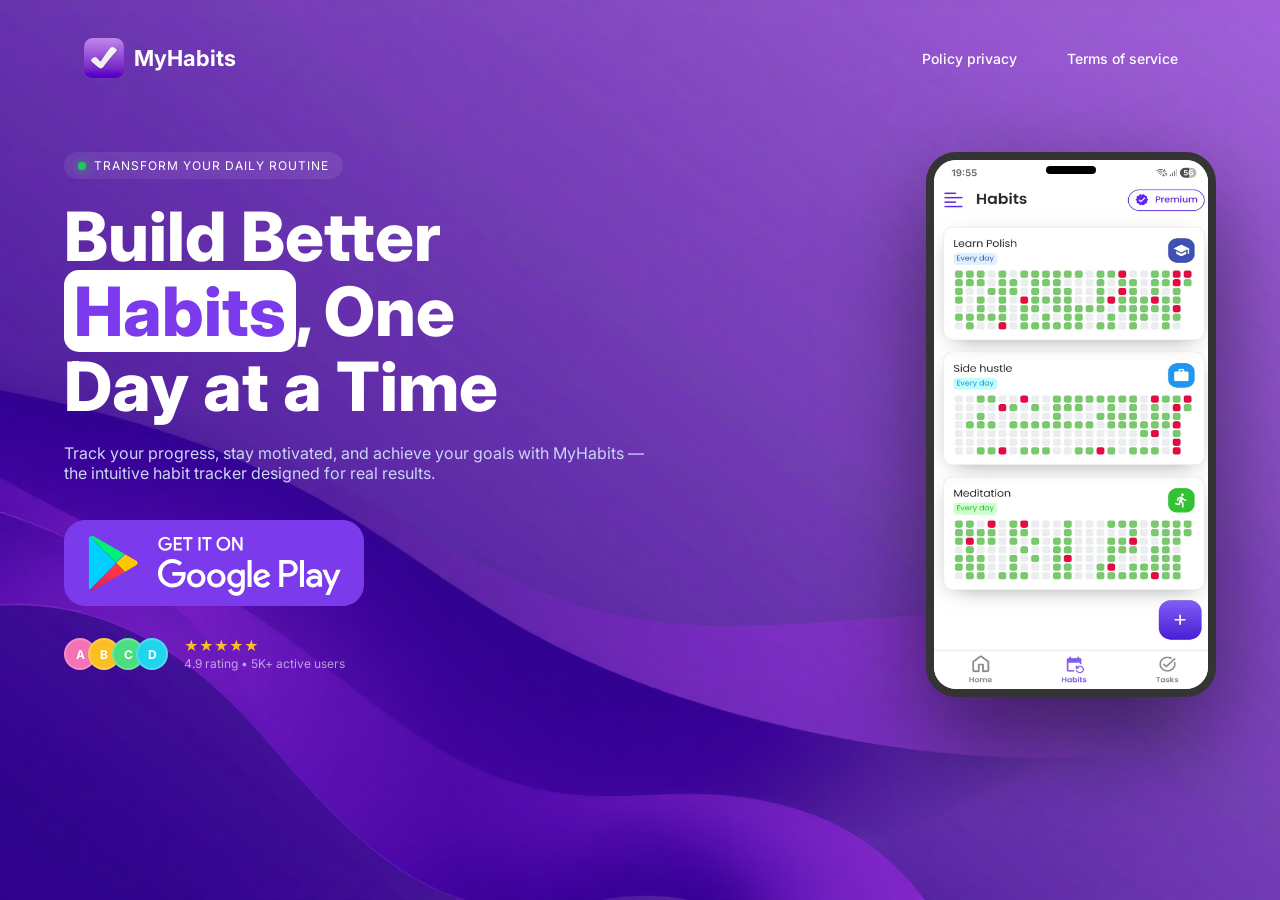
<file: index.html>
<!doctype html>
<html lang="pl">
  <head>
    <meta charset="UTF-8" />
    <meta name="viewport" content="width=device-width, initial-scale=1.0" />
    <title>MyHabits</title>
    <link rel="icon" type="image/png" sizes="196x196" href="./logo.png" />
    <link rel="stylesheet" href="style.css" />

    <!-- Font -->
    <link
      href="https://fonts.googleapis.com/css2?family=Inter:wght@400;500;600;700;800&display=swap"
      rel="stylesheet"
    />

    <style>
      h1 {
        font-size: 68px;
        line-height: 1.1;
        margin-bottom: 20px;
        font-weight: 800;
        animation: fadeUp 1.2s ease;
      }

      p {
        color: #cbd5f5;
        margin-bottom: 30px;
        font-size: 16px;
        animation: fadeUp 1.4s ease;
      }
    </style>
  </head>

  <body>
    <div class="container">
      <header>
        <div class="logo">
          <img src="./logo.png" height="40" width="40" style="margin-right: 10px" />MyHabits
        </div>

        <div class="auth-buttons">
          <a href="./privacy.html" class="sign-in">Policy privacy</a>
          <a href="./terms-service.html" class="sign-in">Terms of service</a>
        </div>
      </header>

      <section class="hero">
        <div class="hero-text">
          <div class="badge">TRANSFORM YOUR DAILY ROUTINE</div>
          <h1>
            Build Better<br />
            <span class="habit-color-name">Habits</span>, One<br />Day at a Time
          </h1>
          <p>
            Track your progress, stay motivated, and achieve your goals with MyHabits — the intuitive habit
            tracker designed for real results.
          </p>
          <a href="https://play.google.com/store/apps/details?id=com.danielochab.myhabits" target="_blank">
            <img src="./google-play.svg" height="100" width="300" class="get-google-play get-started" />
          </a>

          <div class="footer">
            <div class="avatars">
              <div class="avatar a1">A</div>
              <div class="avatar a2">B</div>
              <div class="avatar a3">C</div>
              <div class="avatar a4">D</div>
            </div>

            <div class="rating">
              <div class="stars">★★★★★</div>
              <div class="footer-text">4.9 rating • 5K+ active users</div>
            </div>
          </div>
        </div>

        <div class="phone">
          <div class="notch"></div>
          <img src="./screen.jpeg" height="560" width="280" />
        </div>
      </section>
    </div>
  </body>
</html>
</file>
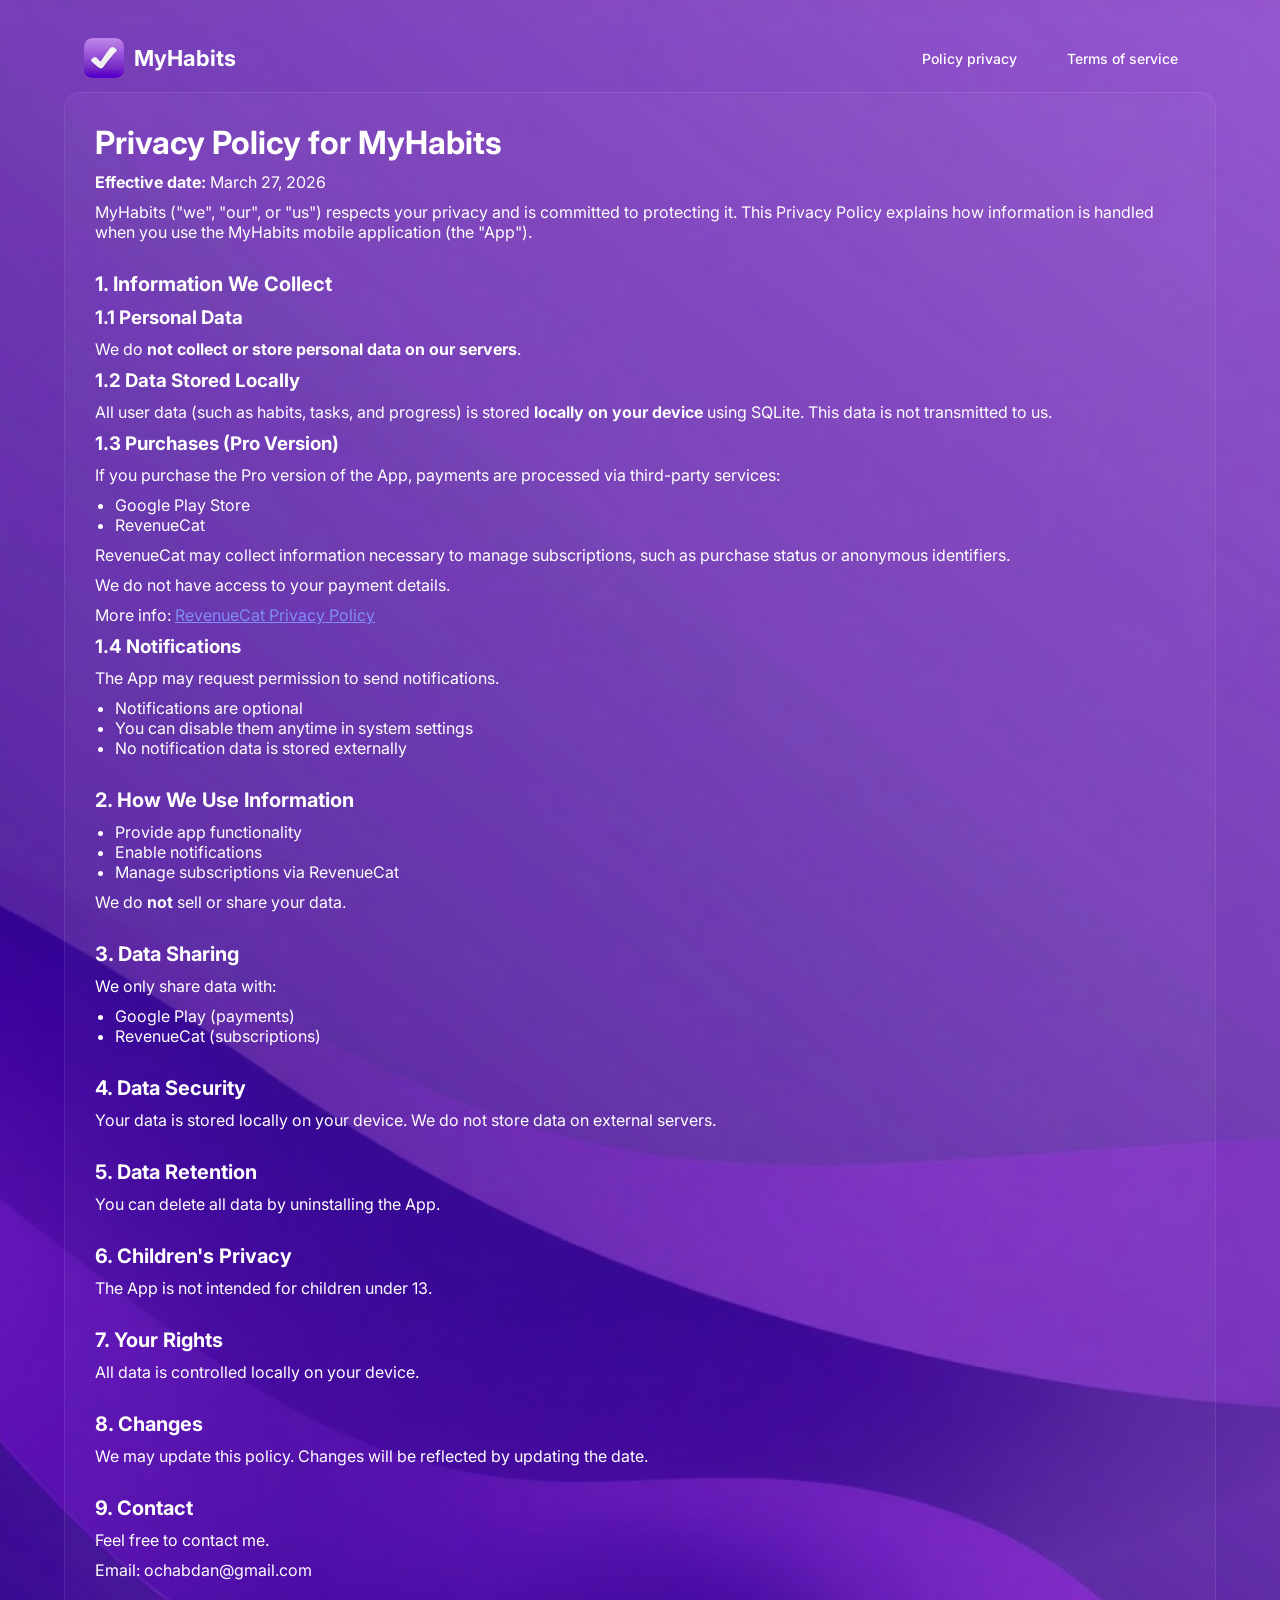
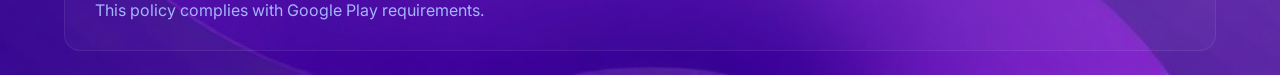
<file: privacy.html>
<!doctype html>

<html lang="en">
  <head>
    <meta charset="UTF-8" />
    <meta name="viewport" content="width=device-width, initial-scale=1.0" />
    <title>Privacy Policy - MyHabits</title>
    <link rel="icon" type="image/png" sizes="196x196" href="./logo.png" />
    <link rel="stylesheet" href="style.css" />

    <!-- Font -->
    <link
      href="https://fonts.googleapis.com/css2?family=Inter:wght@400;500;600;700;800&display=swap"
      rel="stylesheet"
    />

    <style>
      header {
        display: flex;
        justify-content: space-between;
        align-items: center;
        padding: 14px 20px;
        border-radius: 16px;
        animation: fadeDown 1s ease;
      }

      .logo {
        font-size: 22px;
        font-weight: 700;
        display: flex;
        align-items: center;
      }

      nav a {
        margin: 0 14px;
        color: #ffffff;
        text-decoration: none;
        font-size: 14px;
        transition: 0.2s;
      }

      nav a:hover {
        color: white;
      }

      .auth-buttons a {
        margin-left: 10px;
        padding: 10px 18px;
        border-radius: 999px;
        border: none;
        cursor: pointer;
        font-weight: 500;
        transition: 0.2s;
        text-decoration: none;
        font-size: 14px;
      }

      .sign-in {
        background: transparent;
        border: 1px solid rgba(255, 255, 255, 0.3);
        color: white;
      }

      h1 {
        font-size: 32px;
        margin-bottom: 10px;
      }

      h2 {
        margin-top: 30px;
        margin-bottom: 10px;
        font-size: 20px;
        color: #ffffff;
      }

      p {
        color: #ffffff;
        margin: 10px 0;
      }

      ul {
        margin: 10px 0 10px 20px;
        color: #ffffff;
      }

      a {
        color: #818cf8;
      }

      .card {
        background: rgba(255, 255, 255, 0.03);
        border: 1px solid rgba(255, 255, 255, 0.08);
        border-radius: 16px;
        padding: 30px;
      }
    </style>
  </head>
  <body>
    <div class="container">
      <header>
        <a href="./index.html">
          <div class="logo">
            <img src="./logo.png" height="40" width="40" style="margin-right: 10px" />MyHabits
          </div>
        </a>

        <div class="auth-buttons">
          <a href="./privacy.html" class="sign-in">Policy privacy</a>
          <a href="./terms-service.html" class="sign-in">Terms of service</a>
        </div>
      </header>

      <div class="card">
        <h1>Privacy Policy for MyHabits</h1>
        <p><strong>Effective date:</strong> March 27, 2026</p>

        <p>
          MyHabits ("we", "our", or "us") respects your privacy and is committed to protecting it. This
          Privacy Policy explains how information is handled when you use the MyHabits mobile application (the
          "App").
        </p>

        <h2>1. Information We Collect</h2>

        <h3>1.1 Personal Data</h3>
        <p>We do <strong>not collect or store personal data on our servers</strong>.</p>

        <h3>1.2 Data Stored Locally</h3>
        <p>
          All user data (such as habits, tasks, and progress) is stored
          <strong>locally on your device</strong> using SQLite. This data is not transmitted to us.
        </p>

        <h3>1.3 Purchases (Pro Version)</h3>
        <p>If you purchase the Pro version of the App, payments are processed via third-party services:</p>
        <ul>
          <li>Google Play Store</li>
          <li>RevenueCat</li>
        </ul>
        <p>
          RevenueCat may collect information necessary to manage subscriptions, such as purchase status or
          anonymous identifiers.
        </p>
        <p>We do not have access to your payment details.</p>
        <p>
          More info:
          <a href="https://www.revenuecat.com/privacy" target="_blank">RevenueCat Privacy Policy</a>
        </p>

        <h3>1.4 Notifications</h3>
        <p>The App may request permission to send notifications.</p>
        <ul>
          <li>Notifications are optional</li>
          <li>You can disable them anytime in system settings</li>
          <li>No notification data is stored externally</li>
        </ul>

        <h2>2. How We Use Information</h2>
        <ul>
          <li>Provide app functionality</li>
          <li>Enable notifications</li>
          <li>Manage subscriptions via RevenueCat</li>
        </ul>

        <p>We do <strong>not</strong> sell or share your data.</p>

        <h2>3. Data Sharing</h2>
        <p>We only share data with:</p>
        <ul>
          <li>Google Play (payments)</li>
          <li>RevenueCat (subscriptions)</li>
        </ul>

        <h2>4. Data Security</h2>
        <p>Your data is stored locally on your device. We do not store data on external servers.</p>

        <h2>5. Data Retention</h2>
        <p>You can delete all data by uninstalling the App.</p>

        <h2>6. Children's Privacy</h2>
        <p>The App is not intended for children under 13.</p>

        <h2>7. Your Rights</h2>
        <p>All data is controlled locally on your device.</p>

        <h2>8. Changes</h2>
        <p>We may update this policy. Changes will be reflected by updating the date.</p>

        <h2>9. Contact</h2>
        <p>Feel free to contact me.</p>
        <p>Email: ochabdan@gmail.com</p>

        <div class="footer">This policy complies with Google Play requirements.</div>
      </div>
    </div>
  </body>
</html>
</file>
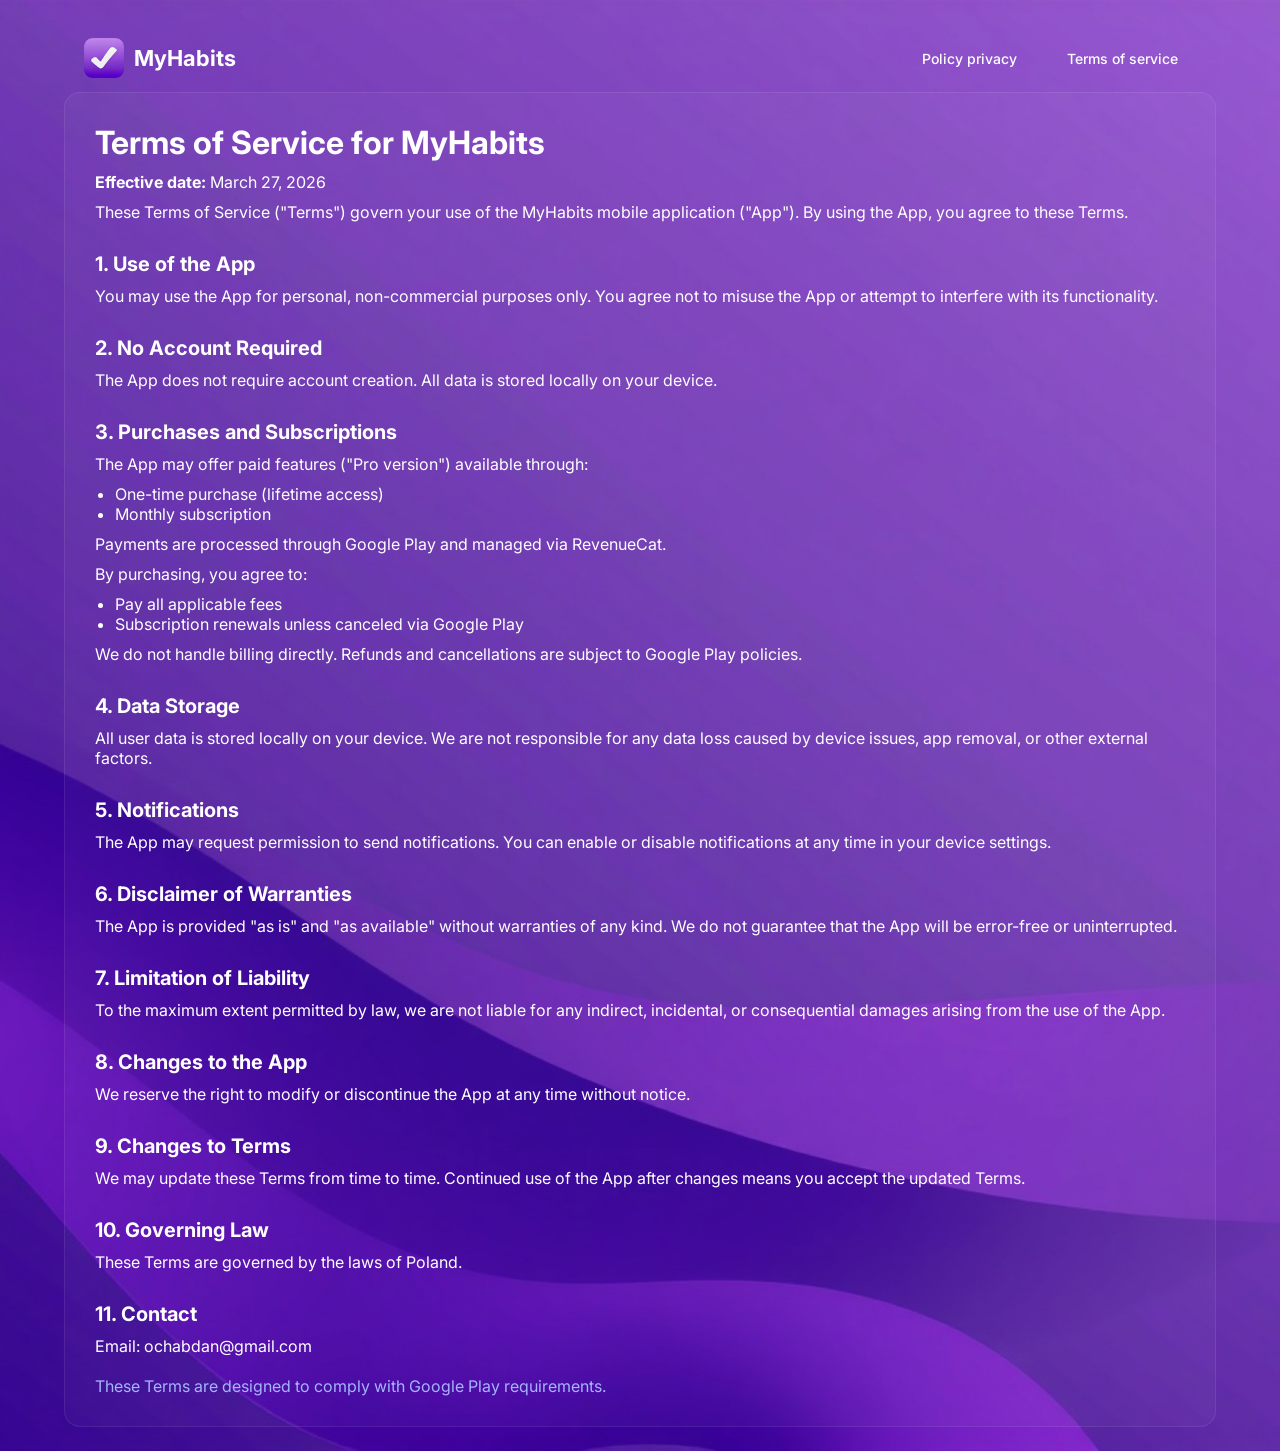
<file: terms-service.html>
<!doctype html>
<html lang="en">
  <head>
    <meta charset="UTF-8" />
    <meta name="viewport" content="width=device-width, initial-scale=1.0" />
    <title>Terms of Service - MyHabits</title>
    <link rel="icon" type="image/png" sizes="196x196" href="./logo.png" />
    <link rel="stylesheet" href="style.css" />

    <link
      href="https://fonts.googleapis.com/css2?family=Inter:wght@400;500;600;700&display=swap"
      rel="stylesheet"
    />
    <style>
      .container {
        max-width: 1200px;
        margin: auto;
      }

      .card {
        background: rgba(255, 255, 255, 0.03);
        border: 1px solid rgba(255, 255, 255, 0.08);
        border-radius: 16px;
        padding: 30px;
      }

      h1 {
        font-size: 32px;
        margin-bottom: 10px;
      }

      h2 {
        margin-top: 30px;
        margin-bottom: 10px;
        font-size: 20px;
        color: #ffffff;
      }

      p {
        color: #ffffff;
        margin: 10px 0;
      }

      ul {
        margin: 10px 0 10px 20px;
        color: #ffffff;
      }

      a {
        color: #818cf8;
      }
    </style>
  </head>
  <body>
    <div class="container">
      <header>
        <a href="./index.html">
          <div class="logo">
            <img src="./logo.png" height="40" width="40" style="margin-right: 10px" />MyHabits
          </div>
        </a>

        <div class="auth-buttons">
          <a href="./privacy.html" class="sign-in">Policy privacy</a>
          <a href="./terms-service.html" class="sign-in">Terms of service</a>
        </div>
      </header>

      <div class="card">
        <h1>Terms of Service for MyHabits</h1>
        <p><strong>Effective date:</strong> March 27, 2026</p>

        <p>
          These Terms of Service ("Terms") govern your use of the MyHabits mobile application ("App"). By
          using the App, you agree to these Terms.
        </p>

        <h2>1. Use of the App</h2>
        <p>
          You may use the App for personal, non-commercial purposes only. You agree not to misuse the App or
          attempt to interfere with its functionality.
        </p>

        <h2>2. No Account Required</h2>
        <p>The App does not require account creation. All data is stored locally on your device.</p>

        <h2>3. Purchases and Subscriptions</h2>
        <p>The App may offer paid features ("Pro version") available through:</p>
        <ul>
          <li>One-time purchase (lifetime access)</li>
          <li>Monthly subscription</li>
        </ul>

        <p>Payments are processed through Google Play and managed via RevenueCat.</p>

        <p>By purchasing, you agree to:</p>
        <ul>
          <li>Pay all applicable fees</li>
          <li>Subscription renewals unless canceled via Google Play</li>
        </ul>

        <p>
          We do not handle billing directly. Refunds and cancellations are subject to Google Play policies.
        </p>

        <h2>4. Data Storage</h2>
        <p>
          All user data is stored locally on your device. We are not responsible for any data loss caused by
          device issues, app removal, or other external factors.
        </p>

        <h2>5. Notifications</h2>
        <p>
          The App may request permission to send notifications. You can enable or disable notifications at any
          time in your device settings.
        </p>

        <h2>6. Disclaimer of Warranties</h2>
        <p>
          The App is provided "as is" and "as available" without warranties of any kind. We do not guarantee
          that the App will be error-free or uninterrupted.
        </p>

        <h2>7. Limitation of Liability</h2>
        <p>
          To the maximum extent permitted by law, we are not liable for any indirect, incidental, or
          consequential damages arising from the use of the App.
        </p>

        <h2>8. Changes to the App</h2>
        <p>We reserve the right to modify or discontinue the App at any time without notice.</p>

        <h2>9. Changes to Terms</h2>
        <p>
          We may update these Terms from time to time. Continued use of the App after changes means you accept
          the updated Terms.
        </p>

        <h2>10. Governing Law</h2>
        <p>These Terms are governed by the laws of Poland.</p>

        <h2>11. Contact</h2>
        <p>Email: ochabdan@gmail.com</p>

        <div class="footer">These Terms are designed to comply with Google Play requirements.</div>
      </div>
    </div>
  </body>
</html>
</file>
<file: style.css>
* {
  margin: 0;
  padding: 0;
  box-sizing: border-box;
}

body {
  font-family: 'Inter', sans-serif;
  color: white;
  min-height: 100vh;
  overflow-x: hidden;

  background-size: cover;
  background-position: center center;
  background-image: url('./background.jpg');
}

/* floating blobs */
.blob {
  position: absolute;
  border-radius: 50%;
  filter: blur(80px);
  opacity: 0.5;
  animation: floatBlob 12s infinite ease-in-out;
}

.habit-color-name {
  background: white;
  color: #7c3aed;
  padding: 0px 10px;
  border-radius: 15px;
}

.get-google-play:hover {
  cursor: pointer;
}

@keyframes floatBlob {
  0%,
  100% {
    transform: translateY(0);
  }
  50% {
    transform: translateY(-40px);
  }
}

.container {
  max-width: 1200px;
  margin: auto;
  padding: 24px;
  position: relative;
  z-index: 2;
}

header {
  display: flex;
  justify-content: space-between;
  align-items: center;
  padding: 14px 20px;
  border-radius: 16px;
  animation: fadeDown 1s ease;

  a {
    text-decoration: none;
    color: white;
  }
}

.logo {
  font-size: 22px;
  font-weight: 700;
  display: flex;
  align-items: center;
}

nav a {
  margin: 0 14px;
  color: #cbd5f5;
  text-decoration: none;
  font-size: 14px;
  transition: 0.2s;
}

nav a:hover {
  color: white;
}

.auth-buttons a {
  margin-left: 10px;
  padding: 10px 18px;
  border-radius: 999px;
  border: none;
  cursor: pointer;
  font-weight: 500;
  transition: 0.2s;
  text-decoration: none;
  font-size: 14px;
}

.sign-in {
  background: transparent;
  border: 1px solid rgba(255, 255, 255, 0.3);
  color: white;
}

.get-started {
  color: white;
  animation: fadeDown 1s ease;
  transition: 0.3s;
}

.get-started:hover {
  transform: translateY(-2px) scale(1.03);
}

.hero {
  display: flex;
  justify-content: space-between;
  margin-top: 60px;
  gap: 60px;
}

.hero-text {
  max-width: 600px;
}

.badge {
  display: inline-flex;
  align-items: center;
  gap: 8px;
  padding: 6px 14px;
  border-radius: 999px;
  background: rgba(255, 255, 255, 0.08);
  font-size: 12px;
  margin-bottom: 20px;
  letter-spacing: 1px;
}

.badge::before {
  content: '';
  width: 8px;
  height: 8px;
  border-radius: 50%;
  background: #22c55e;
  box-shadow: 0 0 8px #22c55e;
}

.buttons button {
  padding: 16px 24px;
  border-radius: 14px;
  margin-right: 12px;
  font-weight: 600;
  cursor: pointer;
  transition: 0.25s;
}

.buttons button:hover {
  transform: translateY(-3px);
}

.phone {
  width: 290px;
  height: 545px;
  background: #f9fafb;
  border-radius: 30px;
  color: black;
  box-shadow: 0 40px 100px rgba(0, 0, 0, 0.5);
  position: relative;
  overflow: hidden;
  border: solid 8px #353434;
  animation: float 4s ease-in-out infinite;

  img {
    border-radius: 20px;
  }
}

.notch {
  position: absolute;
  top: 6px;
  left: 50%;
  transform: translateX(-50%);
  width: 50px;
  height: 8px;
  background: #000;
  border-radius: 20px;
  z-index: 3;
}

@keyframes float {
  0%,
  100% {
    transform: translateY(0);
  }
  50% {
    transform: translateY(-20px);
  }
}

.footer {
  margin-top: 20px;
  display: flex;
  align-items: center;
  gap: 16px;
  flex-wrap: wrap;
  color: #a5b4fc;
}

.avatars {
  display: flex;
}

.avatar {
  width: 32px;
  height: 32px;
  border-radius: 50%;
  display: flex;
  align-items: center;
  justify-content: center;
  font-size: 12px;
  font-weight: 700;
  color: white;
  border: 2px solid rgba(255, 255, 255, 0.2);
  margin-left: -8px;
}

.avatar:first-child {
  margin-left: 0;
}

.a1 {
  background: #f472b6;
}
.a2 {
  background: #fbbf24;
}
.a3 {
  background: #4ade80;
}
.a4 {
  background: #22d3ee;
}

.rating {
  display: flex;
  flex-direction: column;
  align-items: flex-start;
}

.stars {
  display: flex;
  gap: 2px;
  color: #fbbf24;
  font-size: 14px;
}

.footer-text {
  font-size: 12px;
  color: rgba(255, 255, 255, 0.6);
  margin-top: 2px;
}

@keyframes fadeUp {
  from {
    opacity: 0;
    transform: translateY(20px);
  }
  to {
    opacity: 1;
    transform: translateY(0);
  }
}

@keyframes fadeDown {
  from {
    opacity: 0;
    transform: translateY(-20px);
  }
  to {
    opacity: 1;
    transform: translateY(0);
  }
}

@media (max-width: 900px) {
  .hero {
    flex-direction: column;
    text-align: center;
  }
  h1 {
    font-size: 42px;
  }
  .phone {
    margin-top: 40px;
  }
}

@media (max-width: 500px) {
  .auth-buttons a {
    display: flex;
    flex-wrap: wrap;
  }
}
</file>
